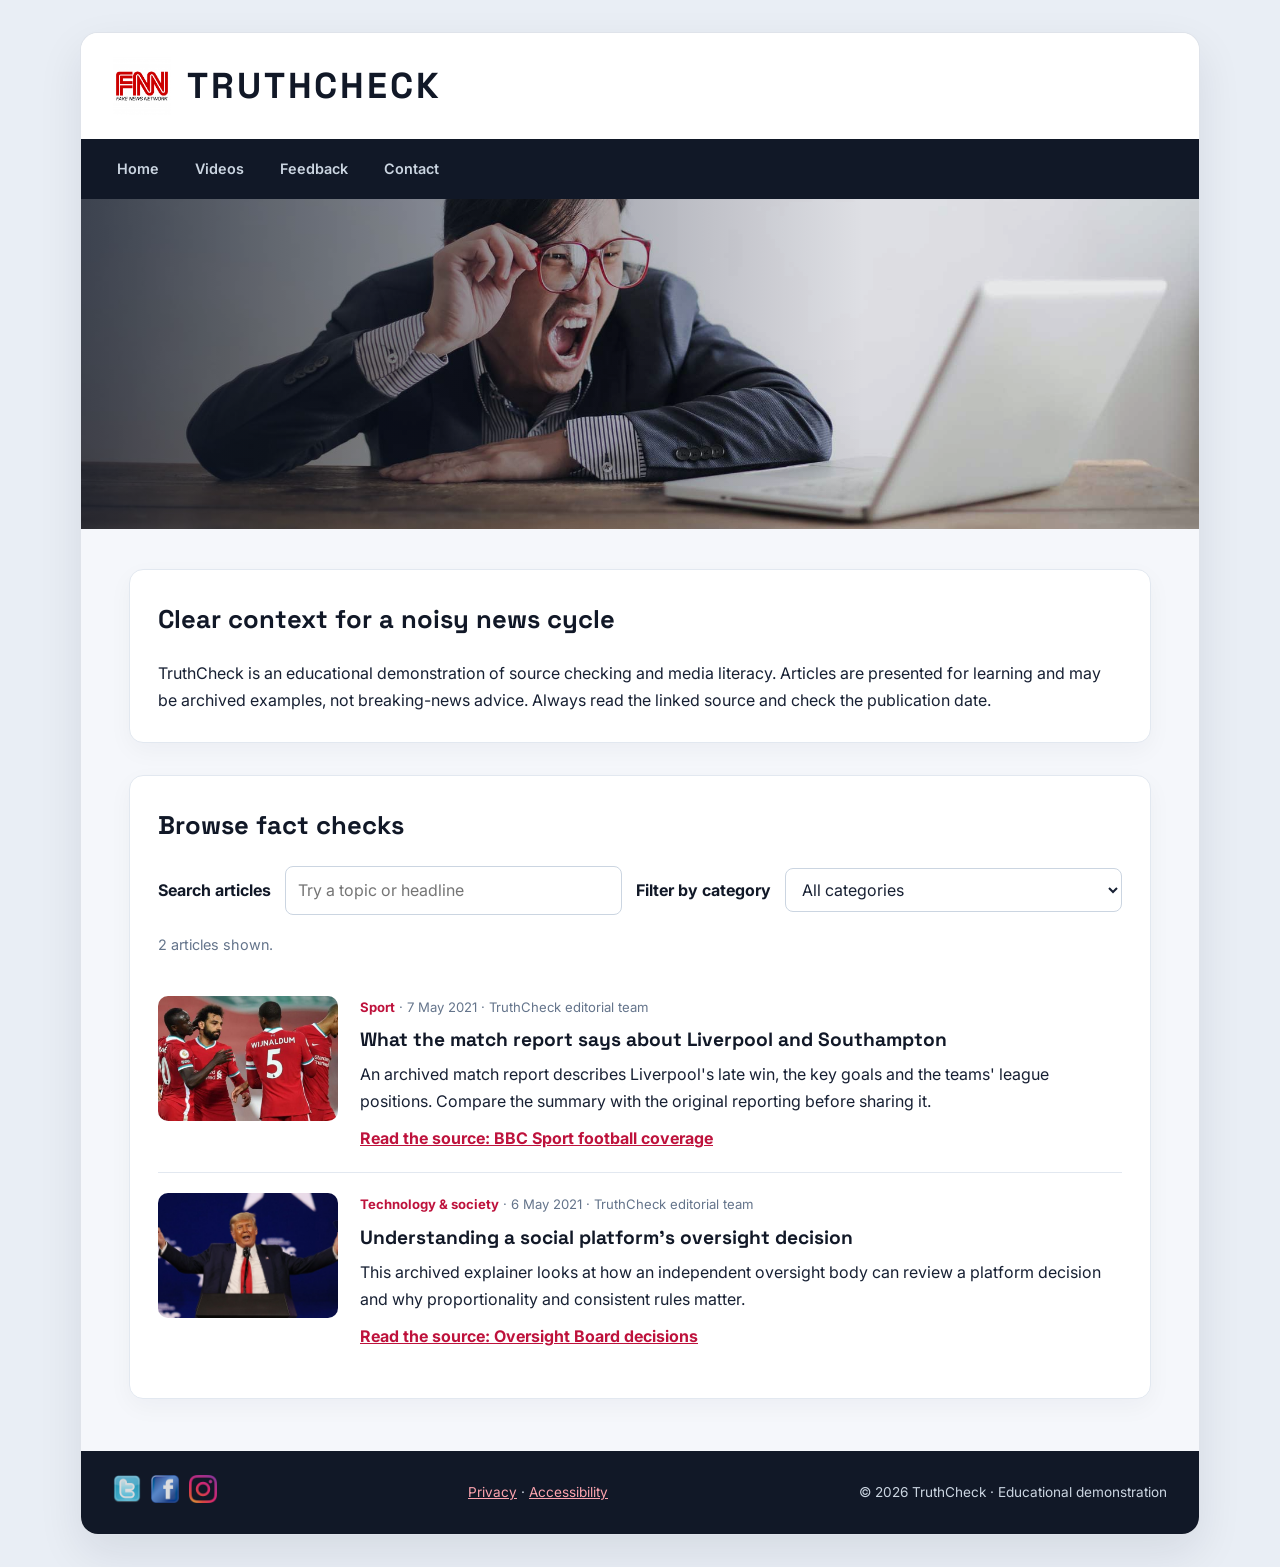
<file: index.html>
<!doctype html>
<html lang="en">
<head>
  <meta charset="utf-8">
  <meta name="viewport" content="width=device-width, initial-scale=1">
  <title>TruthCheck | Evidence-led news literacy</title>
  <link href="css/style.css" rel="stylesheet">
  <script src="js/site.js" defer></script>
</head>
<body>
  <div id="wrapper">
    <header>
      <a href="index.html" aria-label="TruthCheck home">
        <img src="images/logo.png" alt="TruthCheck logo">
        <h1>TRUTHCHECK</h1>
      </a>
    </header>
    <nav aria-label="Main navigation">
      <ul>
        <li><a href="index.html" aria-current="page">Home</a></li>
        <li><a href="videos.html">Videos</a></li>
        <li><a href="Feedback.html">Feedback</a></li>
        <li><a href="contact.html">Contact</a></li>
      </ul>
    </nav>
    <div id="hero"><img src="images/fake-news-hero.jpg" alt="A newsroom desk representing careful fact-checking"></div>
    <main>
      <section class="intro">
        <h1>Clear context for a noisy news cycle</h1>
        <p>TruthCheck is an educational demonstration of source checking and media literacy. Articles are presented for learning and may be archived examples, not breaking-news advice. Always read the linked source and check the publication date.</p>
      </section>
      <section aria-labelledby="browse-heading">
        <h1 id="browse-heading">Browse fact checks</h1>
        <div class="article-tools">
          <label for="article-search">Search articles</label>
          <input id="article-search" type="search" placeholder="Try a topic or headline">
          <label for="category-filter">Filter by category</label>
          <select id="category-filter">
            <option value="all">All categories</option>
            <option value="sport">Sport</option>
            <option value="technology">Technology &amp; society</option>
          </select>
        </div>
        <p id="article-status" class="status" aria-live="polite"></p>
        <div id="article-list">
          <article class="article-card" data-category="sport">
            <img src="images/recent-news.jpg" alt="Football match">
            <div>
              <p class="article-meta"><span>Sport</span> · 7 May 2021 · TruthCheck editorial team</p>
              <h2>What the match report says about Liverpool and Southampton</h2>
              <p>An archived match report describes Liverpool's late win, the key goals and the teams' league positions. Compare the summary with the original reporting before sharing it.</p>
              <p><a class="source-link" href="https://www.bbc.co.uk/sport/football" target="_blank" rel="noopener">Read the source: BBC Sport football coverage</a></p>
            </div>
          </article>
          <article class="article-card" data-category="technology">
            <img src="images/recent-news-1.jpg" alt="Social media discussion">
            <div>
              <p class="article-meta"><span>Technology &amp; society</span> · 6 May 2021 · TruthCheck editorial team</p>
              <h2>Understanding a social platform's oversight decision</h2>
              <p>This archived explainer looks at how an independent oversight body can review a platform decision and why proportionality and consistent rules matter.</p>
              <p><a class="source-link" href="https://www.oversightboard.com/decision/" target="_blank" rel="noopener">Read the source: Oversight Board decisions</a></p>
            </div>
          </article>
        </div>
      </section>
    </main>
    <footer>
      <ul id="social" aria-label="Social media">
        <li><a href="https://www.twitter.com" rel="noopener"><img src="images/Twitter.png" alt="Twitter"></a></li>
        <li><a href="https://www.facebook.com" rel="noopener"><img src="images/facebook.png" alt="Facebook"></a></li>
        <li><a href="https://www.instagram.com" rel="noopener"><img src="images/instagram.png" alt="Instagram"></a></li>
      </ul>
      <p><a href="privacy.html">Privacy</a> · <a href="accessibility.html">Accessibility</a></p>
      <p>&copy; 2026 TruthCheck · Educational demonstration</p>
    </footer>
  </div>
</body>
</html>
</file>
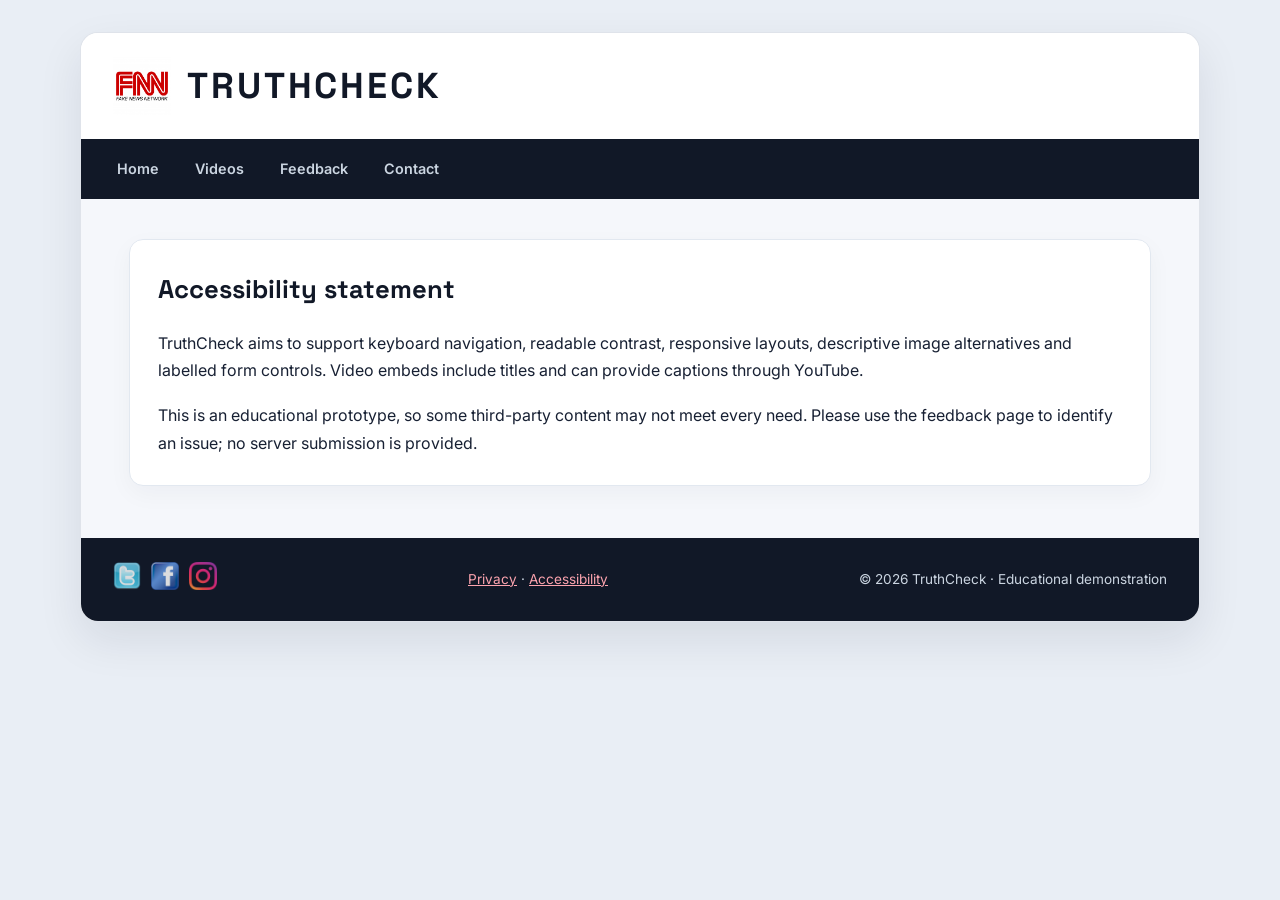
<file: accessibility.html>
<!doctype html><html lang="en"><head><meta charset="utf-8"><meta name="viewport" content="width=device-width, initial-scale=1"><title>TruthCheck | Accessibility</title><link href="css/style.css" rel="stylesheet"></head><body><div id="wrapper"><header><a href="index.html" aria-label="TruthCheck home"><img src="images/logo.png" alt="TruthCheck logo"><h1>TRUTHCHECK</h1></a></header><nav aria-label="Main navigation"><ul><li><a href="index.html">Home</a></li><li><a href="videos.html">Videos</a></li><li><a href="Feedback.html">Feedback</a></li><li><a href="contact.html">Contact</a></li></ul></nav><main><section><h1>Accessibility statement</h1><p>TruthCheck aims to support keyboard navigation, readable contrast, responsive layouts, descriptive image alternatives and labelled form controls. Video embeds include titles and can provide captions through YouTube.</p><p>This is an educational prototype, so some third-party content may not meet every need. Please use the feedback page to identify an issue; no server submission is provided.</p></section></main><footer><ul id="social" aria-label="Social media"><li><a href="https://www.twitter.com" rel="noopener"><img src="images/Twitter.png" alt="Twitter"></a></li><li><a href="https://www.facebook.com" rel="noopener"><img src="images/facebook.png" alt="Facebook"></a></li><li><a href="https://www.instagram.com" rel="noopener"><img src="images/instagram.png" alt="Instagram"></a></li></ul><p><a href="privacy.html">Privacy</a> · <a href="accessibility.html">Accessibility</a></p><p>&copy; 2026 TruthCheck · Educational demonstration</p></footer></div></body></html>
</file>
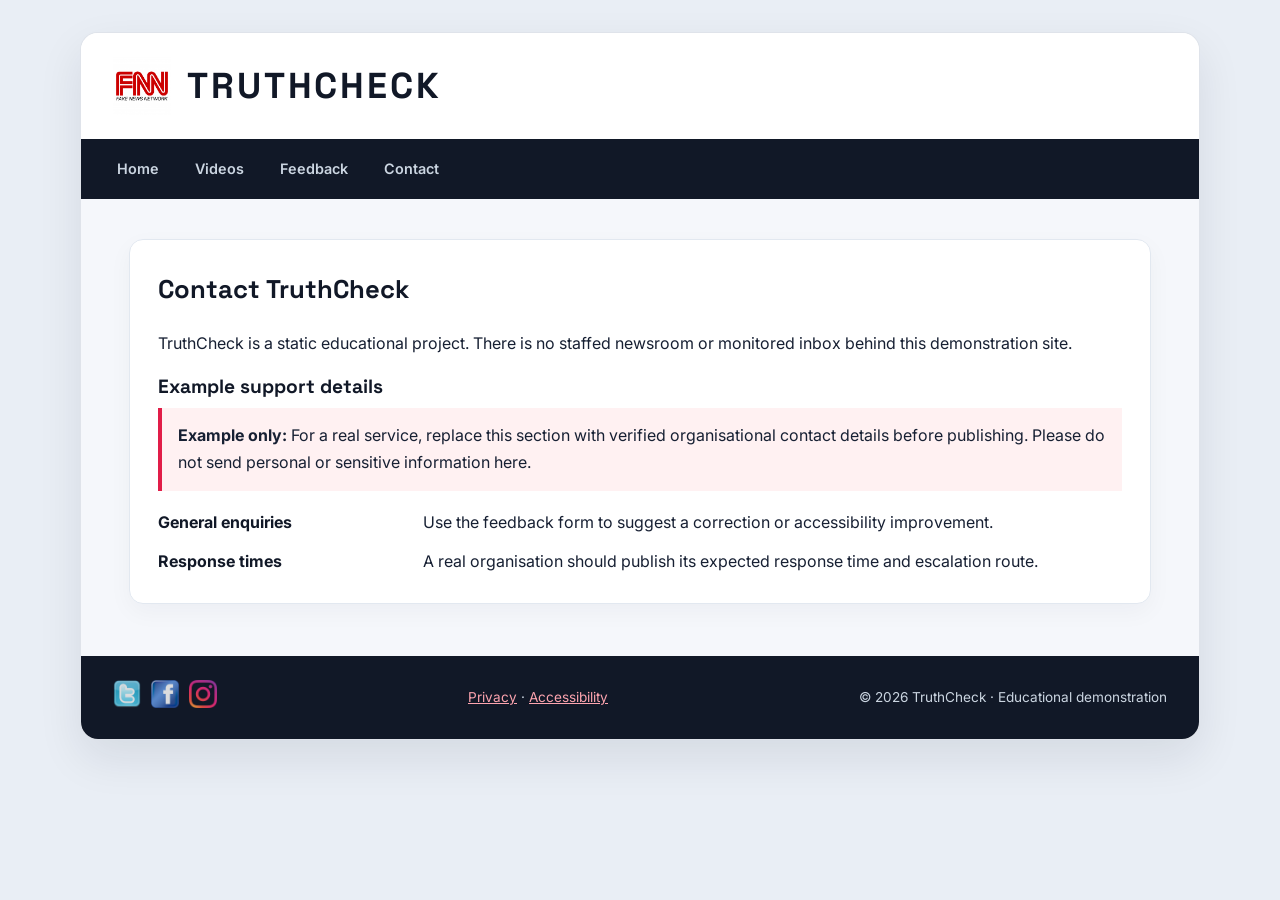
<file: contact.html>
<!doctype html>
<html lang="en">
<head><meta charset="utf-8"><meta name="viewport" content="width=device-width, initial-scale=1"><title>TruthCheck | Contact</title><link href="css/style.css" rel="stylesheet"></head>
<body><div id="wrapper">
  <header><a href="index.html" aria-label="TruthCheck home"><img src="images/logo.png" alt="TruthCheck logo"><h1>TRUTHCHECK</h1></a></header>
  <nav aria-label="Main navigation"><ul><li><a href="index.html">Home</a></li><li><a href="videos.html">Videos</a></li><li><a href="Feedback.html">Feedback</a></li><li><a href="contact.html" aria-current="page">Contact</a></li></ul></nav>
  <main><section><h1>Contact TruthCheck</h1><p>TruthCheck is a static educational project. There is no staffed newsroom or monitored inbox behind this demonstration site.</p><h2>Example support details</h2><p class="notice"><strong>Example only:</strong> For a real service, replace this section with verified organisational contact details before publishing. Please do not send personal or sensitive information here.</p><dl class="contact-list"><dt>General enquiries</dt><dd>Use the feedback form to suggest a correction or accessibility improvement.</dd><dt>Response times</dt><dd>A real organisation should publish its expected response time and escalation route.</dd></dl></section></main>
  <footer><ul id="social" aria-label="Social media"><li><a href="https://www.twitter.com" rel="noopener"><img src="images/Twitter.png" alt="Twitter"></a></li><li><a href="https://www.facebook.com" rel="noopener"><img src="images/facebook.png" alt="Facebook"></a></li><li><a href="https://www.instagram.com" rel="noopener"><img src="images/instagram.png" alt="Instagram"></a></li></ul><p><a href="privacy.html">Privacy</a> · <a href="accessibility.html">Accessibility</a></p><p>&copy; 2026 TruthCheck · Educational demonstration</p></footer>
</div></body></html>
</file>
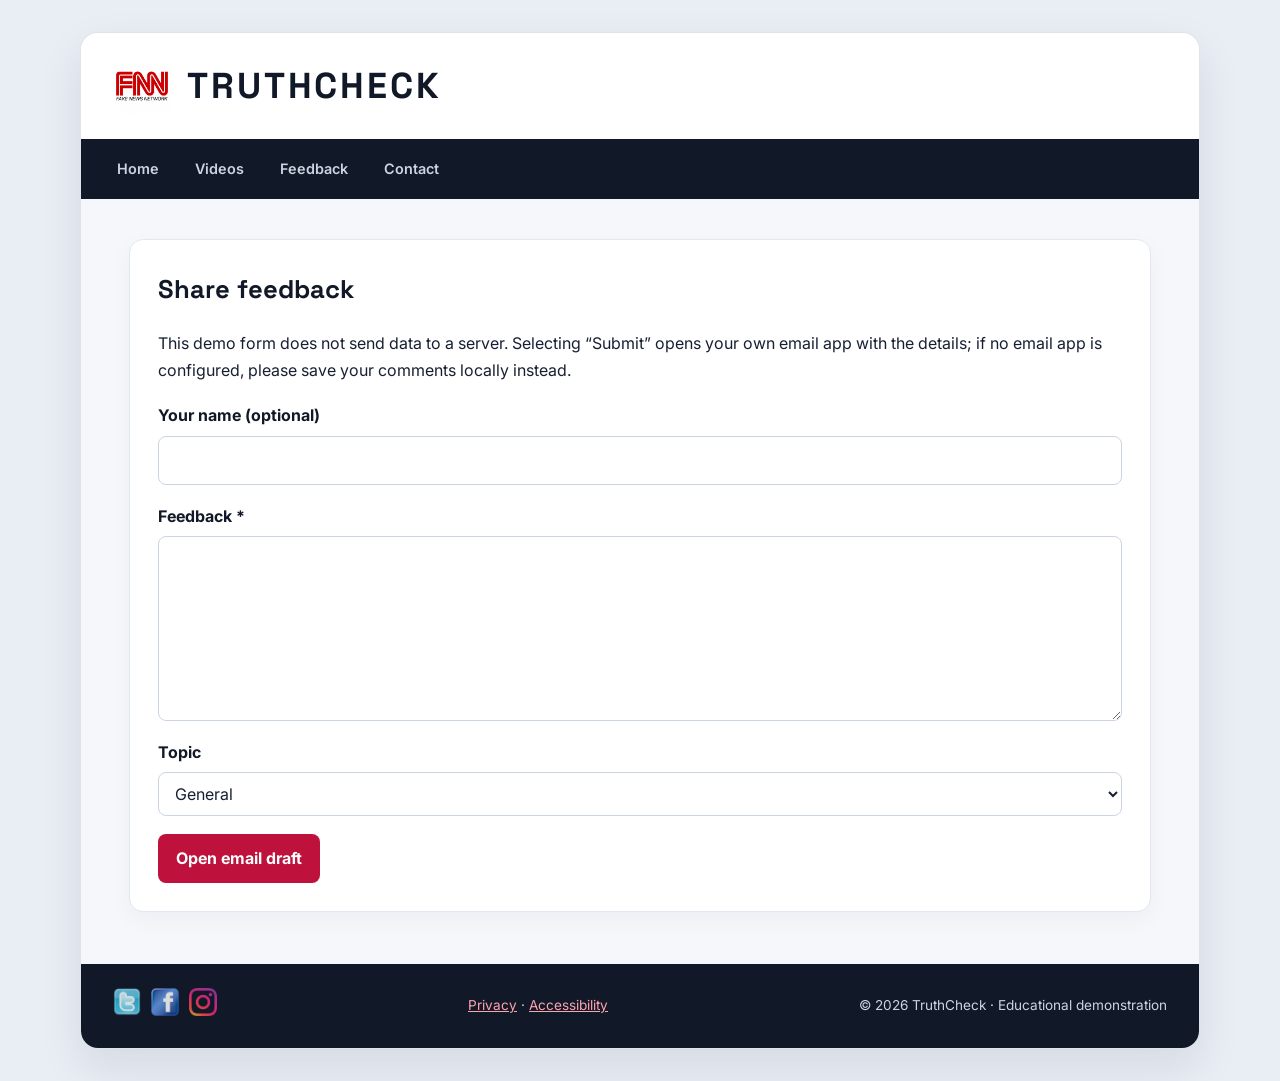
<file: feedback.html>
<!doctype html>
<html lang="en">
<head><meta charset="utf-8"><meta name="viewport" content="width=device-width, initial-scale=1"><title>TruthCheck | Feedback</title><link href="css/style.css" rel="stylesheet"></head>
<body><div id="wrapper">
  <header><a href="index.html" aria-label="TruthCheck home"><img src="images/logo.png" alt="TruthCheck logo"><h1>TRUTHCHECK</h1></a></header>
  <nav aria-label="Main navigation"><ul><li><a href="index.html">Home</a></li><li><a href="videos.html">Videos</a></li><li><a href="Feedback.html" aria-current="page">Feedback</a></li><li><a href="contact.html">Contact</a></li></ul></nav>
  <main><section><h1>Share feedback</h1><p>This demo form does not send data to a server. Selecting “Submit” opens your own email app with the details; if no email app is configured, please save your comments locally instead.</p><form action="mailto:feedback@example.invalid" method="post" enctype="text/plain"><div class="form-field"><label for="name">Your name (optional)</label><input id="name" name="name" type="text" autocomplete="name"></div><div class="form-field"><label for="feedback">Feedback <span aria-hidden="true">*</span></label><textarea id="feedback" name="feedback" rows="6" required></textarea></div><div class="form-field"><label for="topic">Topic</label><select id="topic" name="topic"><option>General</option><option>Correction suggestion</option><option>Accessibility</option></select></div><button type="submit">Open email draft</button></form></section></main>
  <footer><ul id="social" aria-label="Social media"><li><a href="https://www.twitter.com" rel="noopener"><img src="images/Twitter.png" alt="Twitter"></a></li><li><a href="https://www.facebook.com" rel="noopener"><img src="images/facebook.png" alt="Facebook"></a></li><li><a href="https://www.instagram.com" rel="noopener"><img src="images/instagram.png" alt="Instagram"></a></li></ul><p><a href="privacy.html">Privacy</a> · <a href="accessibility.html">Accessibility</a></p><p>&copy; 2026 TruthCheck · Educational demonstration</p></footer>
</div></body></html>
</file>
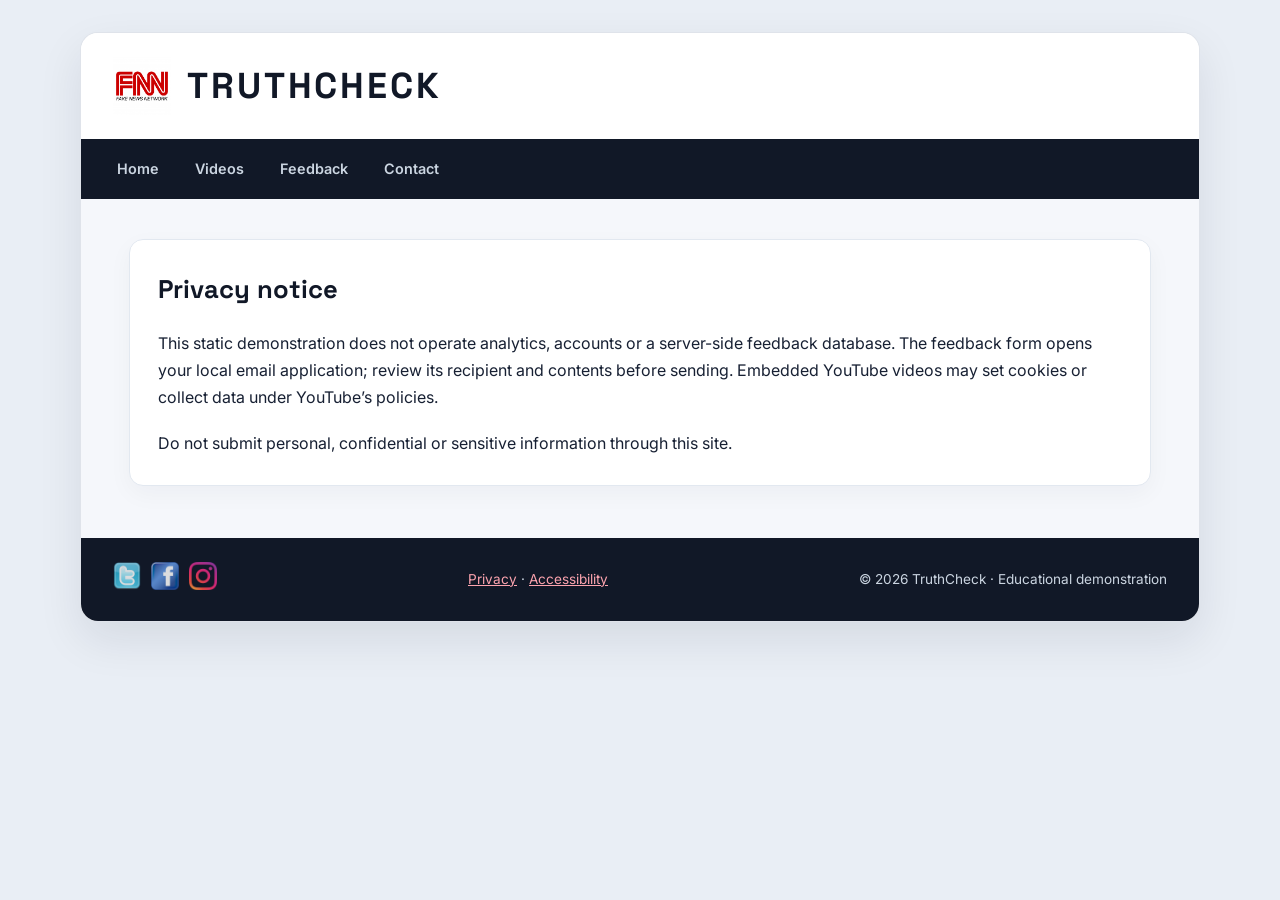
<file: privacy.html>
<!doctype html><html lang="en"><head><meta charset="utf-8"><meta name="viewport" content="width=device-width, initial-scale=1"><title>TruthCheck | Privacy</title><link href="css/style.css" rel="stylesheet"></head><body><div id="wrapper"><header><a href="index.html" aria-label="TruthCheck home"><img src="images/logo.png" alt="TruthCheck logo"><h1>TRUTHCHECK</h1></a></header><nav aria-label="Main navigation"><ul><li><a href="index.html">Home</a></li><li><a href="videos.html">Videos</a></li><li><a href="Feedback.html">Feedback</a></li><li><a href="contact.html">Contact</a></li></ul></nav><main><section><h1>Privacy notice</h1><p>This static demonstration does not operate analytics, accounts or a server-side feedback database. The feedback form opens your local email application; review its recipient and contents before sending. Embedded YouTube videos may set cookies or collect data under YouTube’s policies.</p><p>Do not submit personal, confidential or sensitive information through this site.</p></section></main><footer><ul id="social" aria-label="Social media"><li><a href="https://www.twitter.com" rel="noopener"><img src="images/Twitter.png" alt="Twitter"></a></li><li><a href="https://www.facebook.com" rel="noopener"><img src="images/facebook.png" alt="Facebook"></a></li><li><a href="https://www.instagram.com" rel="noopener"><img src="images/instagram.png" alt="Instagram"></a></li></ul><p><a href="privacy.html">Privacy</a> · <a href="accessibility.html">Accessibility</a></p><p>&copy; 2026 TruthCheck · Educational demonstration</p></footer></div></body></html>
</file>
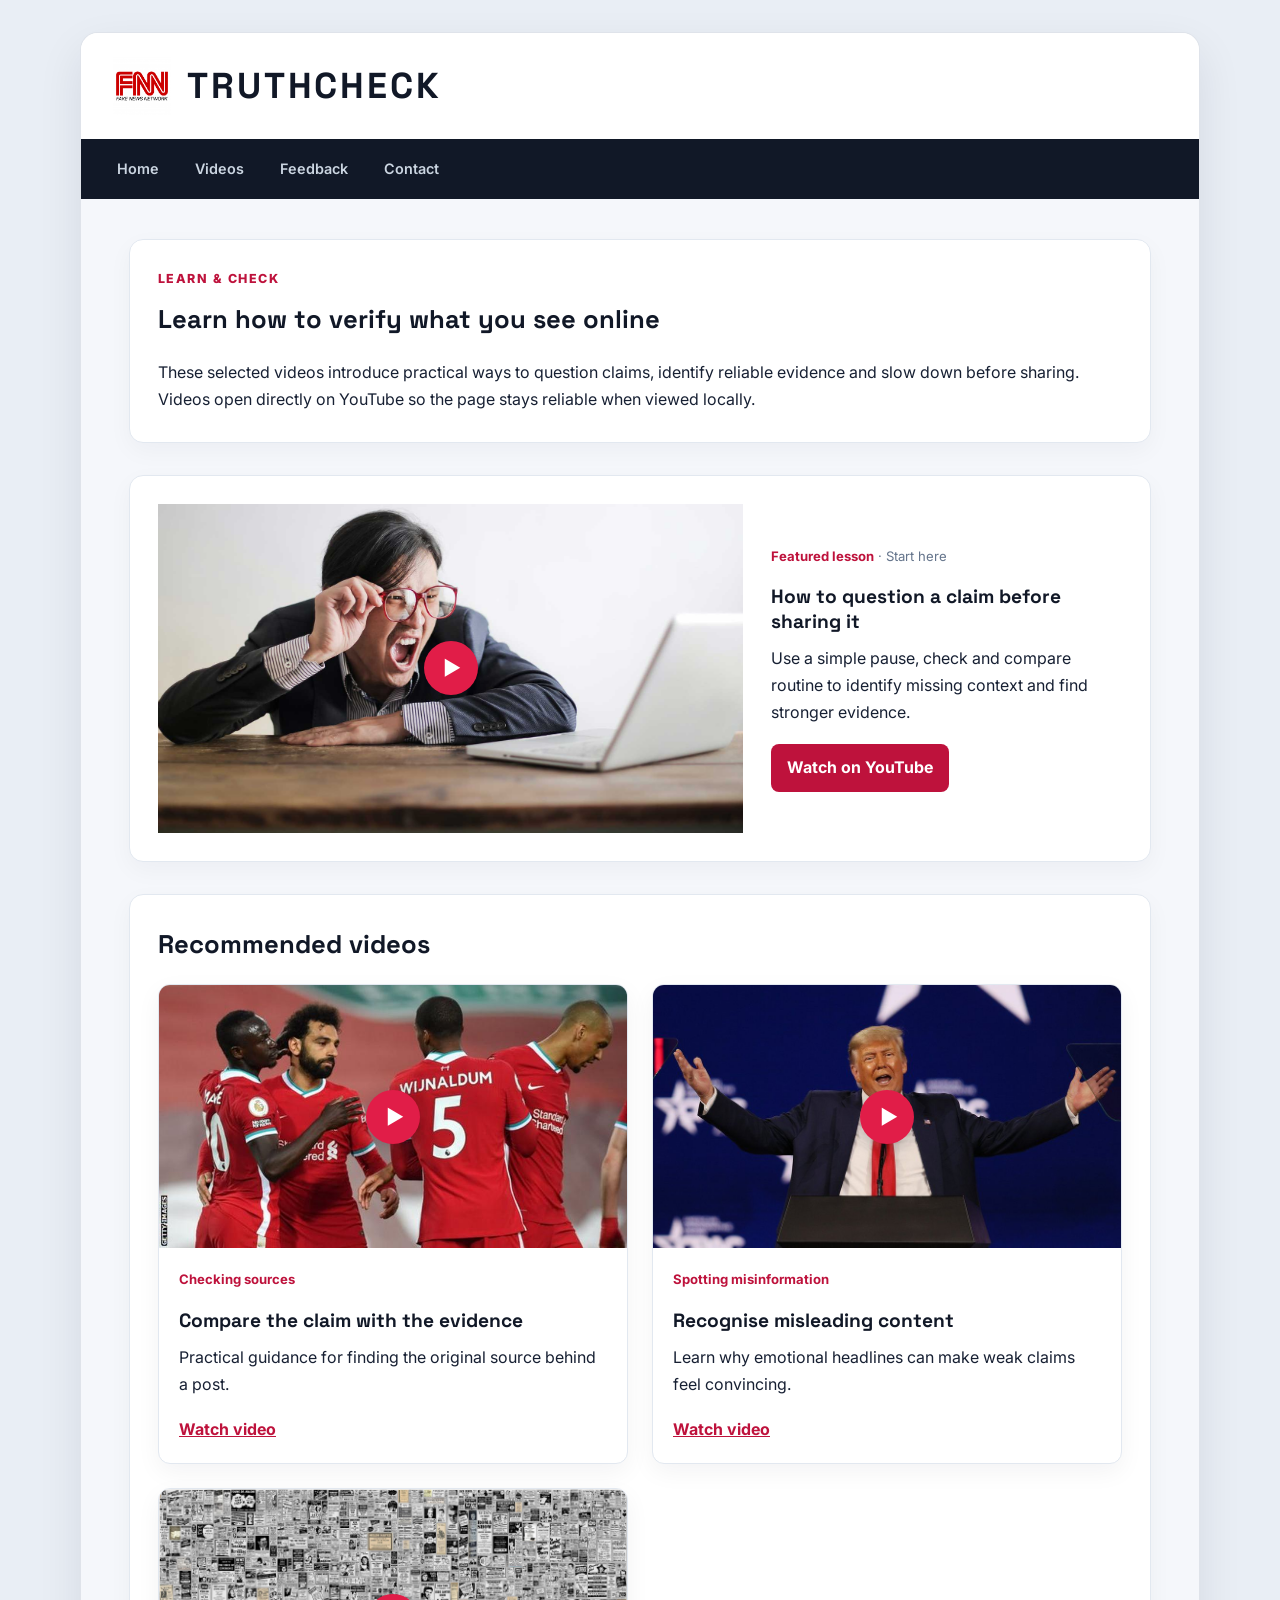
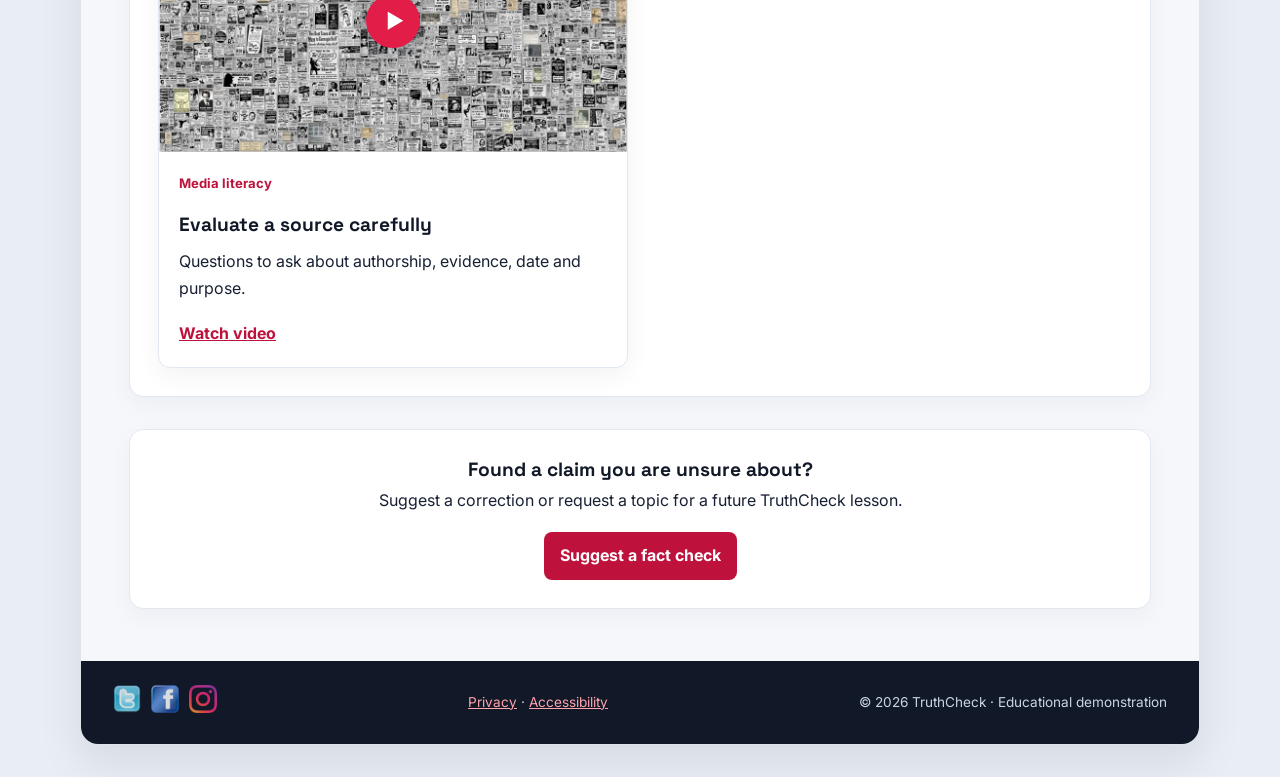
<file: videos.html>
<!doctype html>
<html lang="en">
<head>
  <meta charset="utf-8">
  <meta name="viewport" content="width=device-width, initial-scale=1">
  <title>TruthCheck | Media literacy videos</title>
  <link href="css/style.css" rel="stylesheet">
</head>
<body>
  <div id="wrapper">
    <header><a href="index.html" aria-label="TruthCheck home"><img src="images/logo.png" alt="TruthCheck logo"><h1>TRUTHCHECK</h1></a></header>
    <nav aria-label="Main navigation"><ul><li><a href="index.html">Home</a></li><li><a href="videos.html" aria-current="page">Videos</a></li><li><a href="Feedback.html">Feedback</a></li><li><a href="contact.html">Contact</a></li></ul></nav>
    <main>
      <section>
        <p class="eyebrow">LEARN &amp; CHECK</p>
        <h1>Learn how to verify what you see online</h1>
        <p>These selected videos introduce practical ways to question claims, identify reliable evidence and slow down before sharing. Videos open directly on YouTube so the page stays reliable when viewed locally.</p>
      </section>
      <section class="featured-video" aria-labelledby="featured-heading">
        <div class="video-thumbnail featured-thumbnail">
          <img src="images/fake-news-hero.jpg" alt="Newsroom desk representing media literacy">
          <span class="play-badge" aria-hidden="true">▶</span>
        </div>
        <div class="video-content">
          <p class="article-meta"><span>Featured lesson</span> · Start here</p>
          <h2 id="featured-heading">How to question a claim before sharing it</h2>
          <p>Use a simple pause, check and compare routine to identify missing context and find stronger evidence.</p>
          <a class="button" href="https://www.youtube.com/watch?v=1aTApGWVGoI" target="_blank" rel="noopener">Watch on YouTube</a>
        </div>
      </section>
      <section aria-labelledby="recommended-heading">
        <h1 id="recommended-heading">Recommended videos</h1>
        <div class="video-grid">
          <article class="video-card">
            <a class="video-thumbnail" href="https://www.youtube.com/watch?v=UQcCIzjz9_s" target="_blank" rel="noopener">
              <img src="images/recent-news.jpg" alt="Checking information online">
              <span class="play-badge" aria-hidden="true">▶</span>
            </a>
            <div class="video-content"><p class="article-meta"><span>Checking sources</span></p><h2>Compare the claim with the evidence</h2><p>Practical guidance for finding the original source behind a post.</p><a class="source-link" href="https://www.youtube.com/watch?v=UQcCIzjz9_s" target="_blank" rel="noopener">Watch video</a></div>
          </article>
          <article class="video-card">
            <a class="video-thumbnail" href="https://www.youtube.com/watch?v=y7eCB2F89K8" target="_blank" rel="noopener">
              <img src="images/recent-news-1.jpg" alt="Understanding misinformation">
              <span class="play-badge" aria-hidden="true">▶</span>
            </a>
            <div class="video-content"><p class="article-meta"><span>Spotting misinformation</span></p><h2>Recognise misleading content</h2><p>Learn why emotional headlines can make weak claims feel convincing.</p><a class="source-link" href="https://www.youtube.com/watch?v=y7eCB2F89K8" target="_blank" rel="noopener">Watch video</a></div>
          </article>
          <article class="video-card">
            <a class="video-thumbnail" href="https://www.youtube.com/watch?v=qn60qhCSel0" target="_blank" rel="noopener">
              <img src="images/website-background.jpg" alt="Evaluating online sources">
              <span class="play-badge" aria-hidden="true">▶</span>
            </a>
            <div class="video-content"><p class="article-meta"><span>Media literacy</span></p><h2>Evaluate a source carefully</h2><p>Questions to ask about authorship, evidence, date and purpose.</p><a class="source-link" href="https://www.youtube.com/watch?v=qn60qhCSel0" target="_blank" rel="noopener">Watch video</a></div>
          </article>
        </div>
      </section>
      <section class="video-cta">
        <h2>Found a claim you are unsure about?</h2>
        <p>Suggest a correction or request a topic for a future TruthCheck lesson.</p>
        <a class="button" href="Feedback.html">Suggest a fact check</a>
      </section>
    </main>
    <footer><ul id="social" aria-label="Social media"><li><a href="https://www.twitter.com" rel="noopener"><img src="images/Twitter.png" alt="Twitter"></a></li><li><a href="https://www.facebook.com" rel="noopener"><img src="images/facebook.png" alt="Facebook"></a></li><li><a href="https://www.instagram.com" rel="noopener"><img src="images/instagram.png" alt="Instagram"></a></li></ul><p><a href="privacy.html">Privacy</a> · <a href="accessibility.html">Accessibility</a></p><p>&copy; 2026 TruthCheck · Educational demonstration</p></footer>
  </div>
</body>
</html>
</file>
<file: css/style.css>
@import url('https://fonts.googleapis.com/css2?family=Inter:wght@400;500;600;700;800&family=Space+Grotesk:wght@600;700&display=swap');

:root {
  --ink: #172033;
  --muted: #64748b;
  --paper: #ffffff;
  --surface: #f5f7fb;
  --line: #e2e8f0;
  --brand: #e11d48;
  --brand-dark: #be123c;
  --navy: #111827;
  --shadow: 0 18px 45px rgba(15, 23, 42, 0.09);
}

* {
  box-sizing: border-box;
}

html {
  scroll-behavior: smooth;
}

body {
  margin: 0;
  color: var(--ink);
  background: #e9eef5;
  font-family: 'Inter', Arial, sans-serif;
  line-height: 1.7;
}

a {
  color: var(--brand-dark);
  transition: color 0.2s ease, background-color 0.2s ease;
}

a:hover {
  color: var(--brand);
}

a:focus-visible,
button:focus-visible,
input:focus-visible,
select:focus-visible,
textarea:focus-visible {
  outline: 3px solid #fda4af;
  outline-offset: 3px;
}

#wrapper {
  width: min(1120px, calc(100% - 32px));
  margin: 32px auto;
  overflow: hidden;
  background: var(--paper);
  border: 1px solid rgba(148, 163, 184, 0.3);
  border-radius: 18px;
  box-shadow: var(--shadow);
}

header {
  display: flex;
  align-items: center;
  gap: 16px;
  padding: 24px 32px;
  background: var(--paper);
}

header a {
  display: flex;
  align-items: center;
  gap: 16px;
  color: inherit;
  text-decoration: none;
}

header img {
  width: 58px;
  height: 58px;
  object-fit: contain;
}

header h1 {
  margin: 0;
  color: var(--navy);
  background: none;
  font-family: 'Space Grotesk', Arial, sans-serif;
  font-size: clamp(1.6rem, 3vw, 2.25rem);
  letter-spacing: 0.08em;
  line-height: 1;
}

nav {
  background: var(--navy);
}

nav ul {
  display: flex;
  flex-wrap: wrap;
  gap: 4px;
  margin: 0;
  padding: 8px 20px;
  list-style: none;
}

nav ul li a {
  display: block;
  padding: 10px 16px;
  border-radius: 8px;
  color: #cbd5e1;
  font-size: 0.9rem;
  font-weight: 600;
  text-decoration: none;
}

nav ul li a:hover,
nav ul li a:focus {
  color: white;
  background: #293548;
}

#hero {
  position: relative;
  max-height: 330px;
  overflow: hidden;
  background: var(--navy);
}

#hero::after {
  position: absolute;
  inset: 0;
  background: linear-gradient(90deg, rgba(15, 23, 42, 0.7), transparent 70%);
  content: '';
}

#hero img {
  display: block;
  width: 100%;
  height: 330px;
  object-fit: cover;
  opacity: 0.9;
}

main {
  padding: 40px 48px 52px;
  background: var(--surface);
}

main section {
  margin-bottom: 32px;
  padding: 28px;
  background: var(--paper);
  border: 1px solid var(--line);
  border-radius: 14px;
  box-shadow: 0 8px 24px rgba(15, 23, 42, 0.04);
}

main section:last-child {
  margin-bottom: 0;
}

main section h1,
main > h1 {
  margin: 0 0 18px;
  color: var(--navy);
  background: none;
  font-family: 'Space Grotesk', Arial, sans-serif;
  font-size: 1.6rem;
}

main section p {
  margin: 0 0 18px;
  background: none;
}

main section p:last-child {
  margin-bottom: 0;
}

main section h2 {
  margin: 0 0 8px;
  color: var(--navy);
  font-family: 'Space Grotesk', Arial, sans-serif;
  font-size: 1.2rem;
  line-height: 1.3;
}

.eyebrow {
  margin-bottom: 8px !important;
  color: var(--brand-dark);
  font-size: 0.78rem;
  font-weight: 800;
  letter-spacing: 0.12em;
}

.article-tools {
  display: grid;
  grid-template-columns: auto minmax(180px, 1fr) auto minmax(180px, 1fr);
  align-items: center;
  gap: 10px 14px;
  margin-bottom: 18px;
}

.article-tools label,
.form-field label {
  color: var(--navy);
  font-weight: 700;
}

input,
select,
textarea {
  width: 100%;
  padding: 10px 12px;
  color: var(--ink);
  background: var(--paper);
  border: 1px solid #cbd5e1;
  border-radius: 8px;
  font: inherit;
}

.status {
  color: var(--muted);
  font-size: 0.9rem;
}

.article-card {
  display: grid;
  grid-template-columns: 180px 1fr;
  gap: 22px;
  padding: 20px 0;
  border-top: 1px solid var(--line);
}

.article-card:first-child {
  border-top: 0;
}

.article-card img {
  width: 100%;
  height: 125px;
  object-fit: cover;
  border-radius: 10px;
}

.article-card p {
  margin-bottom: 10px;
}

.article-meta {
  color: var(--muted);
  font-size: 0.82rem;
}

.article-meta span {
  color: var(--brand-dark);
  font-weight: 700;
}

.source-link {
  font-weight: 700;
}

.video-grid {
  display: grid;
  grid-template-columns: repeat(2, minmax(0, 1fr));
  gap: 24px;
}

.featured-video {
  display: grid;
  grid-template-columns: minmax(0, 1.25fr) minmax(260px, 0.75fr);
  gap: 28px;
  align-items: center;
}

.video-thumbnail {
  position: relative;
  display: block;
  overflow: hidden;
  aspect-ratio: 16 / 9;
  background: var(--navy);
}

.video-thumbnail img {
  display: block;
  width: 100%;
  height: 100%;
  object-fit: cover;
  transition: transform 0.25s ease, opacity 0.25s ease;
}

.video-thumbnail:hover img {
  opacity: 0.8;
  transform: scale(1.03);
}

.play-badge {
  position: absolute;
  top: 50%;
  left: 50%;
  display: grid;
  width: 54px;
  height: 54px;
  place-items: center;
  padding-left: 3px;
  color: white;
  background: var(--brand);
  border-radius: 50%;
  font-size: 1.25rem;
  transform: translate(-50%, -50%);
  box-shadow: 0 5px 18px rgba(15, 23, 42, 0.25);
}

.video-content {
  padding: 20px;
}

.featured-video .video-content {
  padding: 0;
}

.video-content h2 {
  margin-bottom: 10px;
}

.video-content p {
  background: none;
}

.button {
  display: inline-block;
  padding: 10px 16px;
  color: white;
  background: var(--brand-dark);
  border-radius: 8px;
  font-weight: 700;
  text-decoration: none;
}

.button:hover {
  color: white;
  background: var(--brand);
}

.video-cta {
  text-align: center;
}

.video-cta h2 {
  margin-bottom: 4px;
}

.video-cta p {
  margin-bottom: 18px;
}

.video-card {
  overflow: hidden;
  background: var(--paper);
  border: 1px solid var(--line);
  border-radius: 12px;
  box-shadow: 0 8px 24px rgba(15, 23, 42, 0.05);
}

.video-frame {
  position: relative;
  aspect-ratio: 16 / 9;
}

.video-frame iframe {
  position: absolute;
  width: 100%;
  height: 100%;
  border: 0;
}

.notice {
  padding: 14px 16px;
  background: #fff1f2 !important;
  border-left: 4px solid var(--brand);
}

.contact-list {
  display: grid;
  grid-template-columns: minmax(140px, 0.35fr) 1fr;
  gap: 12px 20px;
  margin: 0;
}

.contact-list dt {
  color: var(--navy);
  font-weight: 700;
}

.contact-list dd {
  margin: 0;
}

.form-field {
  display: grid;
  gap: 6px;
  margin-bottom: 18px;
}

button {
  padding: 11px 18px;
  color: white;
  background: var(--brand-dark);
  border: 0;
  border-radius: 8px;
  font: inherit;
  font-weight: 700;
  cursor: pointer;
}

button:hover {
  background: var(--brand);
}

main section p img {
  display: block;
  width: 100%;
  max-height: 260px;
  border-radius: 10px;
  object-fit: cover;
}

.grid-container {
  display: grid;
  grid-template-columns: repeat(2, minmax(0, 1fr));
  gap: 24px;
}

.grid-item {
  overflow: hidden;
  background: var(--paper);
  border: 1px solid var(--line);
  border-radius: 12px;
  box-shadow: 0 8px 24px rgba(15, 23, 42, 0.05);
}

.grid-item iframe {
  display: block;
  width: 100%;
  aspect-ratio: 16 / 9;
  height: auto;
  border: 0;
}

table {
  width: 100%;
  overflow: hidden;
  border-collapse: collapse;
  background: var(--paper);
  border: 1px solid var(--line);
  border-radius: 12px;
  font-size: 0.95rem;
}

th,
td {
  padding: 15px 18px;
  border-bottom: 1px solid var(--line);
  text-align: left;
}

th {
  color: white;
  background: var(--navy);
  font-size: 0.8rem;
  letter-spacing: 0.06em;
  text-transform: uppercase;
}

tr:last-child td {
  border-bottom: 0;
}

tr:nth-child(even) td {
  background: #f8fafc;
}

footer {
  display: flex;
  align-items: center;
  justify-content: space-between;
  gap: 20px;
  padding: 24px 32px;
  color: #cbd5e1;
  background: var(--navy);
  font-size: 0.85rem;
}

footer p {
  margin: 0;
  background: none;
}

footer p a {
  color: #fda4af;
}

ul#social {
  display: flex;
  gap: 10px;
  margin: 0;
  padding: 0;
  list-style: none;
}

footer ul li img {
  width: 28px;
  height: 28px;
  object-fit: contain;
  opacity: 0.85;
}

footer ul li img:hover {
  opacity: 1;
}

@media (max-width: 700px) {
  #wrapper {
    width: 100%;
    margin: 0;
    border: 0;
    border-radius: 0;
  }

  header {
    padding: 20px;
  }

  nav ul {
    padding: 8px 12px;
  }

  nav ul li {
    flex: 1 1 40%;
  }

  nav ul li a {
    text-align: center;
  }

  #hero img {
    height: 220px;
  }

  main {
    padding: 24px 16px 32px;
  }

  main section {
    padding: 20px;
  }

  .grid-container,
  .video-grid,
  .featured-video {
    grid-template-columns: 1fr;
  }

  .featured-video .video-content {
    padding: 0;
  }

  .article-tools {
    grid-template-columns: 1fr;
  }

  .article-card {
    grid-template-columns: 1fr;
  }

  .article-card img {
    height: 180px;
  }

  .contact-list {
    grid-template-columns: 1fr;
    gap: 4px;
  }

  table {
    display: block;
    overflow-x: auto;
    white-space: nowrap;
  }

  footer {
    flex-wrap: wrap;
    justify-content: center;
    padding: 24px 20px;
    text-align: center;
  }
}
</file>
